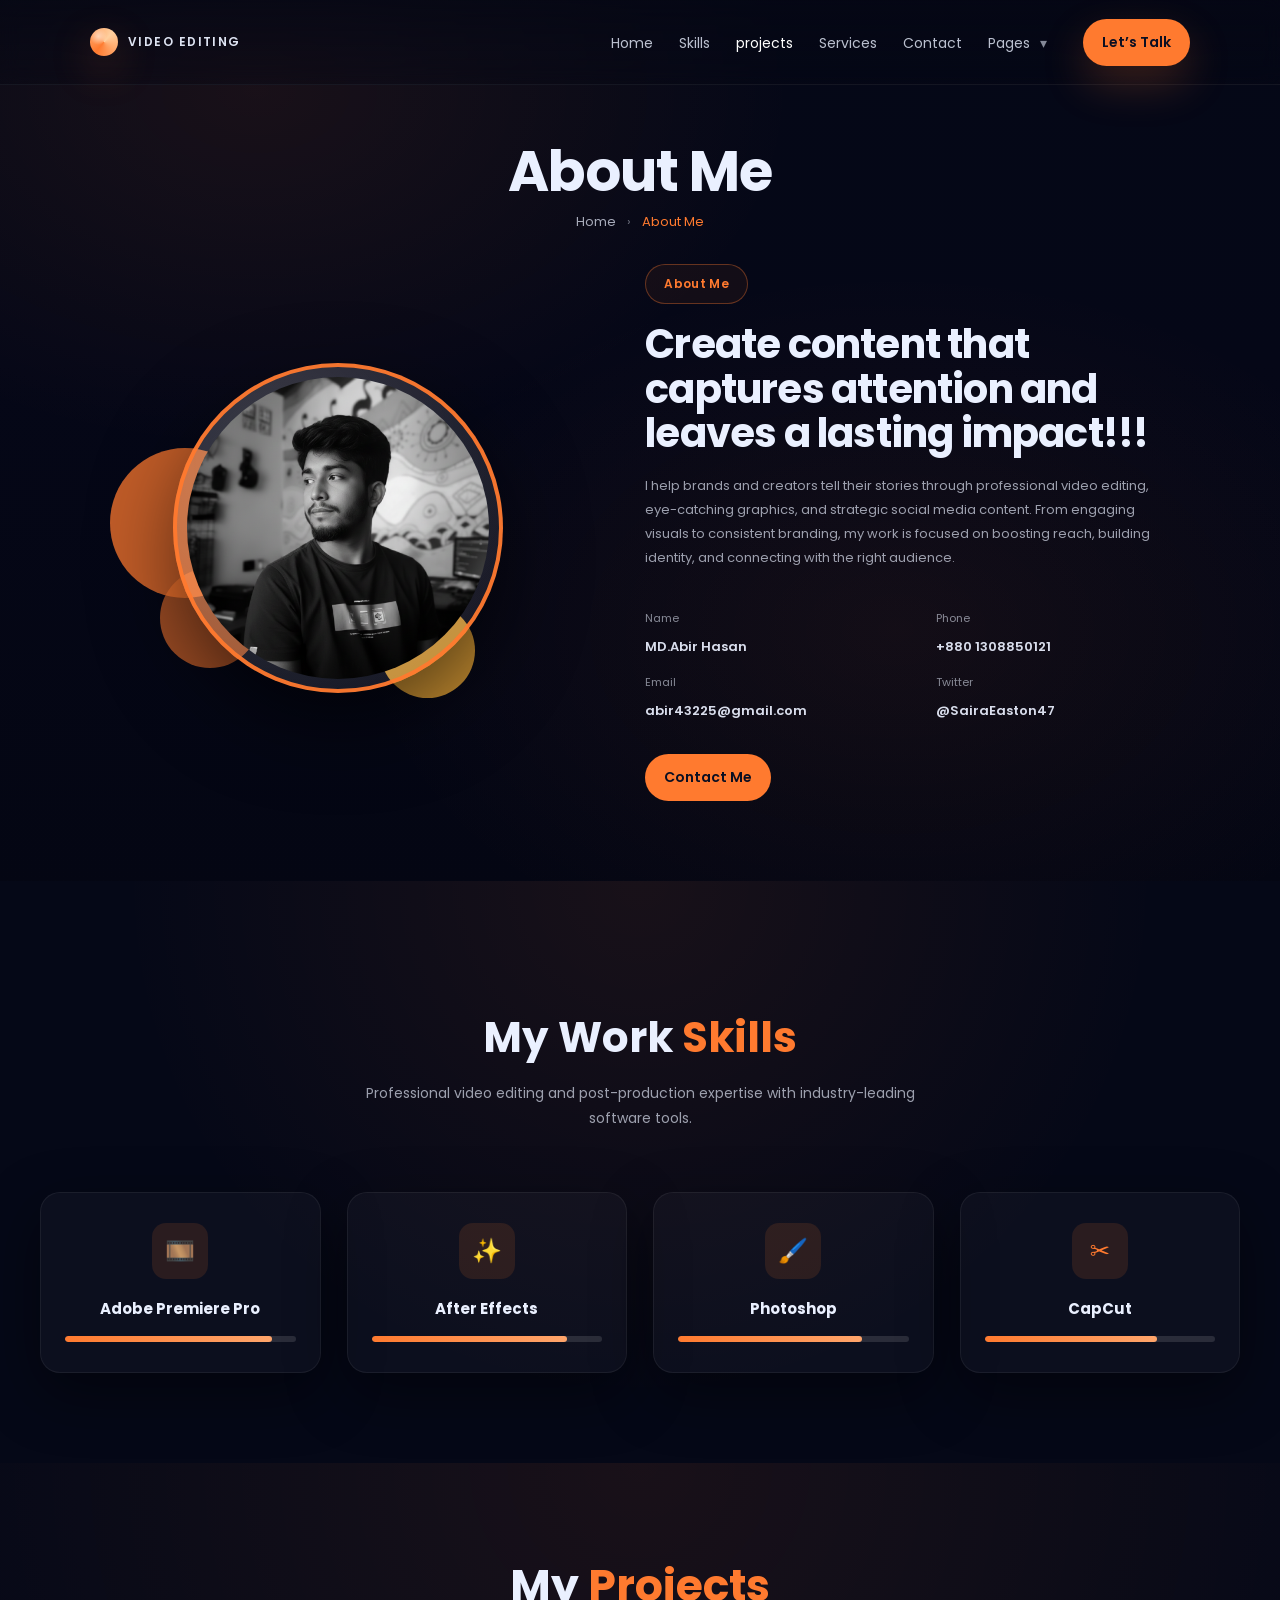
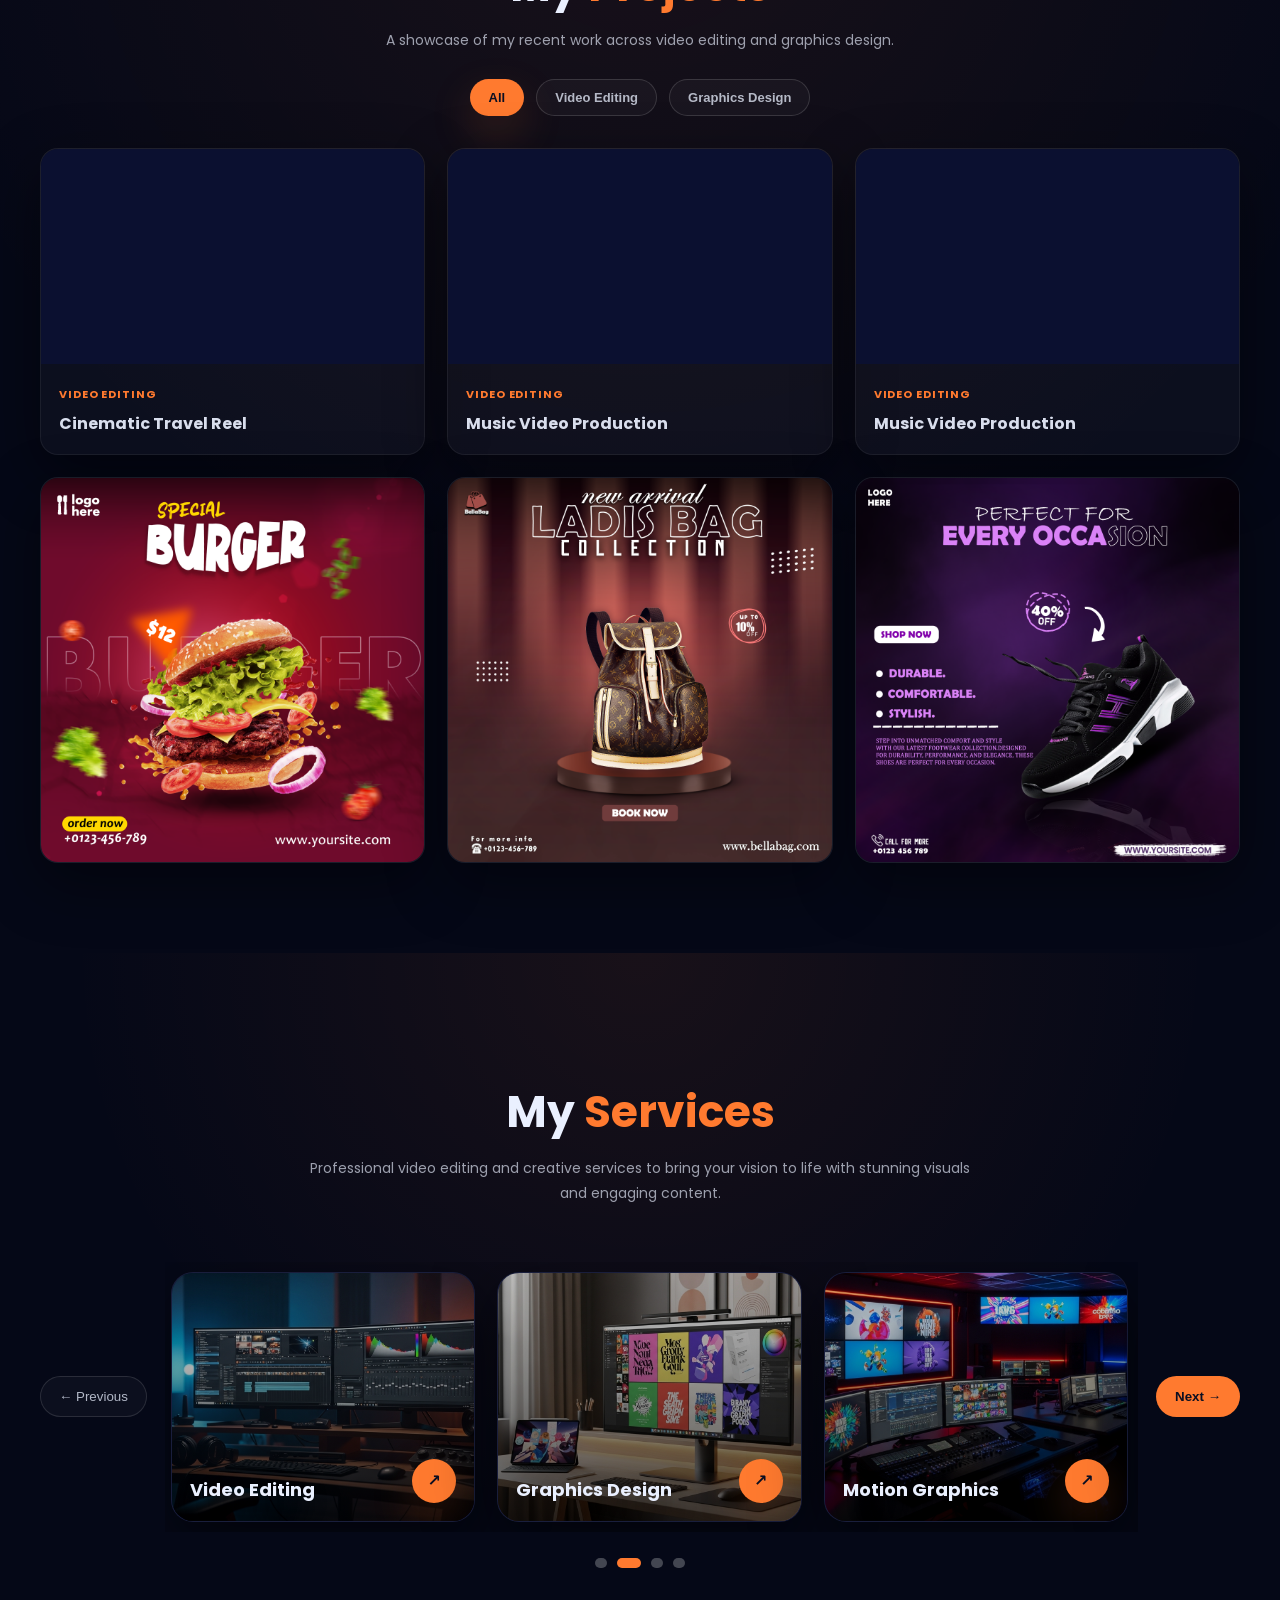
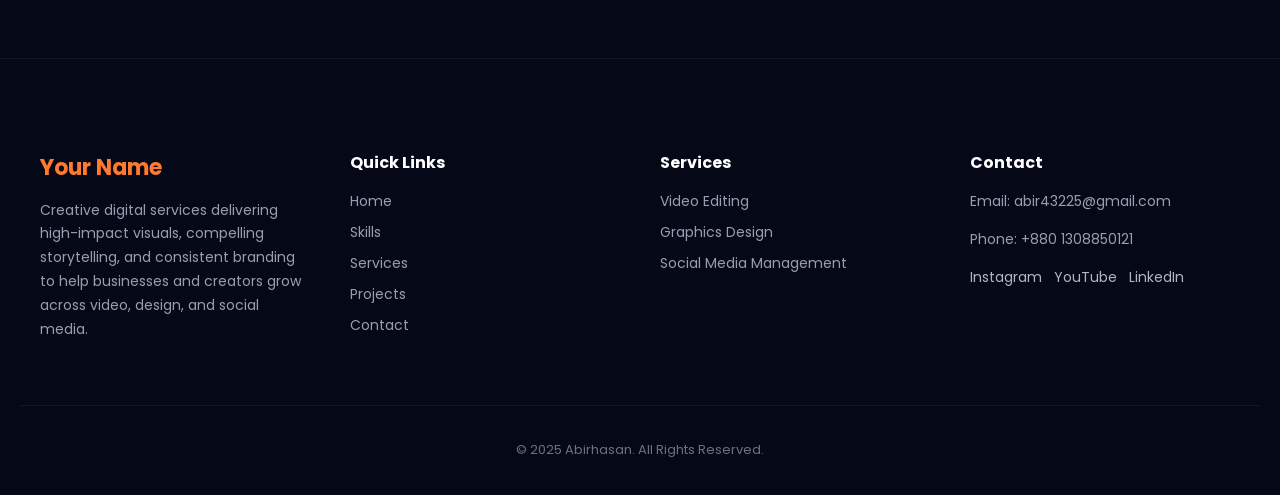
<file: index.html>
<!-- index.html (About Me Page) -->
<!DOCTYPE html>
<html lang="en">
<head>
  <meta charset="UTF-8" />
  <meta name="viewport" content="width=device-width, initial-scale=1.0" />
  <title>About Me | Portfolio</title>

  <!-- Font -->
  <link rel="preconnect" href="https://fonts.googleapis.com">
  <link rel="preconnect" href="https://fonts.gstatic.com" crossorigin>
  <link href="https://fonts.googleapis.com/css2?family=Poppins:wght@300;400;500;600;700;800&display=swap" rel="stylesheet">

  <link rel="stylesheet" href="style.css" />
</head>
<body>
  <!-- Top Navbar -->
  <header class="header">
    <nav class="nav container">
      <a class="brand" href="#">
        <span class="brand__mark"></span>
        <span class="brand__text">VIDEO EDITING</span>
      </a>

      <button class="nav__toggle" aria-label="Open menu" aria-expanded="false">
        <span></span><span></span><span></span>
      </button>

      <ul class="nav__links">
        <li><a class="nav__link" href="#">Home</a></li>
        <li><a class="nav__link" href="#skill">Skills</a></li>
          <li><a class="nav__link nav__link--active" href="#projects">projects</a></li>
        <li><a class="nav__link" href="#services">Services</a></li>
      
        <li><a class="nav__link" href="#">Contact</a></li>
        <li class="nav__dropdown">
          <button class="nav__link nav__dropbtn" type="button">
            Pages <span class="chev">▾</span>
          </button>
          <div class="nav__dropmenu">
            <a href="#">Blog</a>
            <a href="#">Pricing</a>
            <a href="#">FAQ</a>
          </div>
        </li>
      </ul>

      <a class="btn btn--pill btn--primary nav__cta" href="#">Let’s Talk</a>
    </nav>
  </header>

  <!-- Page -->
  <main class="page">
    <!-- Page Title -->
    <section class="page-title container">
      <h1>About Me</h1>
      <p class="crumbs">Home <span class="sep">›</span> <span class="active">About Me</span></p>
    </section>

    <!-- About Section -->
    <section class="about container">
      <!-- Left visual -->
      <div class="about__visual">
        <div class="blob blob--a"></div>
        <div class="blob blob--b"></div>

       <div class="portrait">
  <img src="profile pic.png" alt="My Portrait">
</div>

        <div class="blob blob--c"></div>
      </div>

      <!-- Right content -->
      <div class="about__content">
        <span class="chip">About Me</span>

        <h2>
          Create content that <br />
          captures attention and <br />
          leaves a lasting impact!!!
        </h2>

        <p class="lead">
          I help brands and creators tell their stories through professional video editing, eye-catching graphics,
          and strategic social media content. From engaging visuals to consistent branding, 
          my work is focused on boosting reach, building identity, and connecting with the right audience.
        </p>

        <div class="info-grid">
          <div class="info">
            <span class="label">Name</span>
            <span class="value">MD.Abir Hasan</span>
          </div> 
          <div class="info">
            <span class="label">Phone</span>
            <span class="value">+880 1308850121</span>
          </div>
          <div class="info">
            <span class="label">Email</span>
            <span class="value">abir43225@gmail.com</span>
          </div>
          <div class="info">
            <span class="label">Twitter</span>
            <span class="value">@SairaEaston47</span>
          </div>
        </div>

        <div class="actions">
          <a class="btn btn--pill btn--accent" href="#">Contact Me</a>

          
        </div>
      </div>
    </section>
    
  </main>
<!-- section 2 -->
<section class="skills-section" id="skill">
  <div class="skills-container">

    <div class="skills-header">
      <h2>My Work <span>Skills</span></h2>
      <p>
        Professional video editing and post-production expertise with
        industry-leading software tools.
      </p>
    </div>

    <div class="skills-grid">

      <div class="skill-card">
        <div class="skill-icon">
          🎞️
        </div>
        <h3>Adobe Premiere Pro</h3>
        <div class="progress">
          <span style="width: 90%"></span>
        </div>
      </div>

      <div class="skill-card">
        <div class="skill-icon">
          ✨
        </div>
        <h3>After Effects</h3>
        <div class="progress">
          <span style="width: 85%"></span>
        </div>
      </div>

      <div class="skill-card">
        <div class="skill-icon">
          🖌️
        </div>
        <h3>Photoshop</h3>
        <div class="progress">
          <span style="width: 80%"></span>
        </div>
      </div>

      <div class="skill-card">
        <div class="skill-icon">
          ✂️
        </div>
        <h3>CapCut</h3>
        <div class="progress">
          <span style="width: 75%"></span>
        </div>
      </div>

    </div>
  </div>
</section>
<!-- end of the section 2 end section2end -->
 <section class="projects-section" id="projects">
  <div class="projects-container">

    <div class="projects-header">
      <h2>My <span>Projects</span></h2>
      <p>A showcase of my recent work across video editing and graphics design.</p>
    </div>

    <div class="projects-filters" role="tablist" aria-label="Project filters">
      <button class="filter-btn is-active" data-filter="all" type="button">All</button>
      <button class="filter-btn" data-filter="video" type="button">Video Editing</button>
      <button class="filter-btn" data-filter="design" type="button">Graphics Design</button>
    </div>

    <div class="projects-grid" id="projectsGrid">

      <!-- VIDEO 1 -->
      <article class="project-card project-card--video" data-cat="video">
        <div class="video-wrap">
          <iframe
            src="https://www.youtube.com/embed/6aKVa9XXaTk?rel=0&modestbranding=1"
            title="YouTube video player"
            allow="accelerometer; clipboard-write; encrypted-media; gyroscope; picture-in-picture; web-share"
            allowfullscreen>
          </iframe>
        </div>
        <div class="project-meta">
          <span class="tag">VIDEO EDITING</span>
          <h3>Cinematic Travel Reel</h3>
        </div>
      </article>

      <!-- VIDEO 2 -->
      <article class="project-card project-card--video" data-cat="video">
        <div class="video-wrap">
          <iframe
            src="https://www.youtube.com/embed/-1CeS0FblNE?rel=0&modestbranding=1"
            title="YouTube video player"
            allow="accelerometer; clipboard-write; encrypted-media; gyroscope; picture-in-picture; web-share"
            allowfullscreen>
          </iframe>
        </div>
        <div class="project-meta">
          <span class="tag">VIDEO EDITING</span>
          <h3>Music Video Production</h3>
        </div>
      </article>

      <!-- VIDEO 3 (known embeddable) -->
      <article class="project-card project-card--video" data-cat="video">
        <div class="video-wrap">
          <iframe
            src="https://www.youtube.com/embed/9bZkp7q19f0?rel=0&modestbranding=1"
            title="Music Video Production"
            allow="accelerometer; clipboard-write; encrypted-media; gyroscope; picture-in-picture; web-share"
            allowfullscreen>
          </iframe>
        </div>
        <div class="project-meta">
          <span class="tag">VIDEO EDITING</span>
          <h3>Music Video Production</h3>
        </div>
      </article>

      <!-- GRAPHICS DESIGN (1:1 images, no text) -->
      <article class="project-card project-card--design" data-cat="design">
        <img src="assets/burger 2.png" alt="Graphics Design Work 1">
      </article>

      <article class="project-card project-card--design" data-cat="design">
        <img src="assets/bella bag.png" alt="Graphics Design Work 2">
      </article>

      <article class="project-card project-card--design" data-cat="design">
        <img src="assets/shoe 1.png" alt="Graphics Design Work 3">
      </article>

    </div>
  </div>
</section>
 <!-- end of the section 3 start -->
<section class="services-section" id="services">
  <div class="services-container">
    <div class="services-header">
      <h2>My <span>Services</span></h2>
      <p>
        Professional video editing and creative services to bring your vision to life
        with stunning visuals and engaging content.
      </p>
    </div>

    <div class="services-slider">
      <button class="nav-btn prev" type="button" aria-label="Previous">← Previous</button>

      <div class="services-track" id="servicesTrack">
        <!-- card 1 -->
        <article class="service-card">
          <img src="assets/service-1.jpg.jpeg" alt="Video Editing">
          <div class="service-overlay"></div>
          <div class="service-content">
            <h3>Video Editing</h3>
            <a class="service-arrow" href="#" aria-label="Open Video Editing">↗</a>
          </div>
        </article>

        <!-- card 2 -->
        <article class="service-card">
          <img src="assets/service-2.jpg.jpeg" alt="Graphics Design">
          <div class="service-overlay"></div>
          <div class="service-content">
            <h3>Graphics Design</h3>
            <a class="service-arrow" href="#" aria-label="Open Graphics Design">↗</a>
          </div>
        </article>

        <!-- card 3 -->
        <article class="service-card">
          <img src="assets/service-3.jpg.jpeg" alt="Motion Graphics">
          <div class="service-overlay"></div>
          <div class="service-content">
            <h3>Motion Graphics</h3>
            <a class="service-arrow" href="#" aria-label="Open Motion Graphics">↗</a>
          </div>
        </article><!-- card 3.1 -->
        <article class="service-card">
          <img src="assets/service 4.jpeg" alt="Motion Graphics">
          <div class="service-overlay"></div>
          <div class="service-content">
            <h3>Social Media Management</h3>
            <a class="service-arrow" href="#" aria-label="Open Motion Graphics">↗</a>
          </div>
        </article>
        <!-- card 4 -->
         <article class="service-card">
          <img src="assets/service-1.jpg.jpeg" alt="Motion Graphics">
          <div class="service-overlay"></div>
          <div class="service-content">
            <h3>Video Editing</h3>
            <a class="service-arrow" href="#" aria-label="Open Motion Graphics">↗</a>
          </div>
        </article>
         <!-- card 5 -->
         <article class="service-card">
          <img src="assets/service-2.jpg.jpeg" alt="Motion Graphics">
          <div class="service-overlay"></div>
          <div class="service-content">
            <h3>Graphics Design</h3>
            <a class="service-arrow" href="#" aria-label="Open Motion Graphics">↗</a>
          </div>
        </article><!-- card 6 -->
         <article class="service-card">
          <img src="assets/service-3.jpg.jpeg" alt="Motion Graphics">
          <div class="service-overlay"></div>
          <div class="service-content">
            <h3>Motion Graphics</h3>
            <a class="service-arrow" href="#" aria-label="Open Motion Graphics">↗</a>
          </div>
        </article></article><!-- card 3.1 -->
        <article class="service-card">
          <img src="assets/service 4.jpeg" alt="Motion Graphics">
          <div class="service-overlay"></div>
          <div class="service-content">
            <h3>Social Media Management</h3>
            <a class="service-arrow" href="#" aria-label="Open Motion Graphics">↗</a>
          </div>
        </article>
        <!-- (optional duplicates if you want infinite feel) -->
        <article class="service-card">
          <img src="assets/service-1.jpg.jpeg" alt="Video Editing">
          <div class="service-overlay"></div>
          <div class="service-content">
            <h3>Video Editing</h3>
            <a class="service-arrow" href="#" aria-label="Open Video Editing">↗</a>
          </div>
        </article>
      </div>

      <button class="nav-btn next" type="button" aria-label="Next">Next →</button>
    </div>

    <div class="services-dots" id="servicesDots" aria-label="Slider pagination">
      <button class="dot is-active" aria-label="Go to slide 1"></button>
      <button class="dot" aria-label="Go to slide 2"></button>
      <button class="dot" aria-label="Go to slide 3"></button>
      <button class="dot" aria-label="Go to slide 4"></button>
    </div>
  </div>
</section>
<footer class="footer">
  <div class="footer-container">

    <!-- Left -->
    <div class="footer-about">
      <h3>Your Name</h3>
      <p>
        Creative digital services delivering high-impact visuals,
        compelling storytelling, and consistent branding to help
        businesses and creators grow across video, design, and social media.
      </p>
    </div>

    <!-- Quick Links -->
    <div class="footer-links">
      <h4>Quick Links</h4>
      <ul>
        <li><a href="#home">Home</a></li>
        <li><a href="#skills">Skills</a></li>
        <li><a href="#services">Services</a></li>
        <li><a href="#projects">Projects</a></li>
        <li><a href="#contact">Contact</a></li>
      </ul>
    </div>

    <!-- Services -->
    <div class="footer-services">
      <h4>Services</h4>
      <ul>
        <li>Video Editing</li>
        <li>Graphics Design</li>
        <li>Social Media Management</li>
      </ul>
    </div>

    <!-- Contact -->
    <div class="footer-contact">
      <h4>Contact</h4>
      <p>Email: abir43225@gmail.com</p>
      <p>Phone: +880 1308850121</p>

      <div class="footer-social">
        <a href="#">Instagram</a>
        <a href="#">YouTube</a>
        <a href="#">LinkedIn</a>
      </div>
    </div>

  </div>

  <div class="footer-bottom">
    <p>© 2025 Abirhasan. All Rights Reserved.</p>
  </div>
</footer>

  <script src="script.js"></script>
</body>
</html>
</file>
<file: style.css>
/* style.css */
:root{
  --bg0:#070B1A;
  --bg1:#070A18;
  --text:#EAF0FF;
  --muted:rgba(234,240,255,.65);
  --muted2:rgba(234,240,255,.45);

  --accent:#FF7A2F;
  --accent2:#FF6A1F;

  --card:rgba(255,255,255,.03);
  --stroke:rgba(255,255,255,.08);

  --shadow: 0 30px 80px rgba(0,0,0,.5);
  --radius:18px;
}

*{ box-sizing:border-box; }
html,body{ height:100%; }
body{
  margin:0;
  font-family:"Poppins",system-ui,-apple-system,Segoe UI,Roboto,Arial,sans-serif;
  color:var(--text);
  background:
    radial-gradient(900px 600px at 20% 10%, rgba(255,122,47,.08), transparent 60%),
    radial-gradient(900px 600px at 70% 70%, rgba(255,122,47,.06), transparent 60%),
    linear-gradient(180deg, #050817 0%, #050717 40%, #040613 100%);
  overflow-x:hidden;
}

a{ color:inherit; text-decoration:none; }
img{ max-width:100%; display:block; }

.container{
  width:min(1100px, calc(100% - 48px));
  margin-inline:auto;
}

.header{
  position:sticky;
  top:0;
  z-index:50;
  backdrop-filter: blur(10px);
  background: linear-gradient(180deg, rgba(5,7,20,.75), rgba(5,7,20,.35));
  border-bottom: 1px solid rgba(255,255,255,.06);
}

.nav{
  height:84px;
  display:flex;
  align-items:center;
  gap:18px;
}

.brand{
  display:flex;
  align-items:center;
  gap:10px;
  min-width:190px;
}
.brand__mark{
  width:28px;height:28px;
  border-radius:50%;
  background:
    radial-gradient(12px 12px at 30% 30%, rgba(255,255,255,.5), transparent 70%),
    conic-gradient(from 220deg, var(--accent), #ffd09f, var(--accent));
  box-shadow: 0 14px 40px rgba(255,122,47,.25);
}
.brand__text{
  letter-spacing:.12em;
  font-weight:600;
  font-size:12px;
  opacity:.95;
}

.nav__toggle{
  display:none;
  margin-left:auto;
  width:44px;height:40px;
  border:1px solid rgba(255,255,255,.1);
  background:rgba(255,255,255,.03);
  border-radius:12px;
  cursor:pointer;
}
.nav__toggle span{
  display:block;
  height:2px;
  width:18px;
  margin:5px auto;
  background:rgba(255,255,255,.85);
  border-radius:999px;
}

.nav__links{
  list-style:none;
  display:flex;
  align-items:center;
  gap:26px;
  margin:0;
  padding:0;
  margin-left:auto;
}
.nav__link{
  font-size:14px;
  color:rgba(234,240,255,.8);
  transition:.25s ease;
}
.nav__link:hover{ color:#fff; }
.nav__link--active{ color:#fff; }

.nav__dropdown{ position:relative; }
.nav__dropbtn{
  border:0;
  background:transparent;
  padding:0;
  cursor:pointer;
  font-family:inherit;
}
.chev{ opacity:.7; margin-left:6px; }

.nav__dropmenu{
  position:absolute;
  top:38px;
  right:0;
  min-width:160px;
  padding:10px;
  border-radius:14px;
  background: rgba(8,12,28,.9);
  border:1px solid rgba(255,255,255,.08);
  box-shadow: var(--shadow);
  display:none;
}
.nav__dropmenu a{
  display:block;
  padding:10px 10px;
  border-radius:10px;
  color:rgba(234,240,255,.85);
  font-size:14px;
}
.nav__dropmenu a:hover{ background: rgba(255,255,255,.06); color:#fff; }
.nav__dropdown:hover .nav__dropmenu{ display:block; }

.btn{
  display:inline-flex;
  align-items:center;
  justify-content:center;
  gap:10px;
  padding:12px 18px;
  border-radius:999px;
  font-weight:600;
  font-size:14px;
  border:1px solid transparent;
  transition: .25s ease;
  user-select:none;
}
.btn--pill{ border-radius:999px; }
.btn--primary{
  background: var(--accent);
  color:#0b0f22;
  box-shadow: 0 18px 44px rgba(255,122,47,.22);
}
.btn--primary:hover{ transform: translateY(-1px); filter:brightness(1.03); }

.nav__cta{ margin-left:18px; }

/* Page title */
.page{
  padding-bottom:80px;
}
.page-title{
  text-align:center;
  padding:58px 0 10px;
}
.page-title h1{
  margin:0;
  font-size:56px;
  letter-spacing:-.02em;
  line-height:1.05;
}
.crumbs{
  margin:10px 0 0;
  font-size:13px;
  color:rgba(234,240,255,.7);
}
.crumbs .sep{ opacity:.6; padding:0 8px; }
.crumbs .active{ color: var(--accent); }

/* About section layout */
.about{
  display:grid;
  grid-template-columns: 1fr 1.1fr;
  gap:60px;
  align-items:center;
  padding-top:12px;
}

.about__visual{
  position:relative;
  min-height:420px;
  display:grid;
  place-items:center;
}

.portrait{
  width:330px;
  aspect-ratio:1/1;
  border-radius:50%;
  padding:10px;
  background: radial-gradient(circle at 30% 30%, rgba(255,255,255,.22), rgba(255,255,255,.04));
  border: 4px solid rgba(255,122,47,.95);
  box-shadow: 0 30px 80px rgba(0,0,0,.55);
  position:relative;
  z-index:3;
}
.portrait img{
  width: 100%;
  height:100%;
  object-fit:cover;
  border-radius:50%;
}

/* Decorative blobs (circles) */
.blob{
  position:absolute;
  border-radius:50%;
  filter: blur(0px);
  opacity:1;
  z-index:1;
}
.blob--a{
  width:150px;height:150px;
  background: rgba(255,122,47,.75);
  left:20px;
  top:130px;
}
.blob--b{
  width:100px;height:100px;
  background: rgba(255,122,47,.6);
  left:70px;
  top:250px;
}
.blob--c{
  width:95px;height:95px;
  background: rgba(214,154,52,.9);
  right:110px;
  bottom:40px;
  z-index:2;
}

/* Right side content */
.about__content{
  position:relative;
  padding-top:10px;
}

.chip{
  display:inline-flex;
  align-items:center;
  justify-content:center;
  padding:10px 18px;
  border-radius:999px;
  color: var(--accent);
  border:1px solid rgba(255,122,47,.35);
  background: rgba(255,122,47,.06);
  font-size:12px;
  font-weight:600;
  letter-spacing:.03em;
  margin-bottom:18px;
}

.about__content h2{
  margin:0 0 18px;
  font-size:40px;
  line-height:1.12;
  letter-spacing:-.02em;
}
.lead{
  margin:0 0 26px;
  color:var(--muted);
  font-size:13px;
  line-height:1.85;
  max-width:520px;
}

.info-grid{
  display:grid;
  grid-template-columns: 1fr 1fr;
  gap:16px 36px;
  padding:14px 0 24px;
}
.info .label{
  display:block;
  font-size:11px;
  color:rgba(234,240,255,.55);
  margin-bottom:6px;
}
.info .value{
  font-size:13px;
  font-weight:600;
  color:rgba(234,240,255,.92);
}

.actions{
  display:flex;
  gap:14px;
  flex-wrap:wrap;
  padding-top:8px;
}

.btn--accent{
  background: var(--accent);
  color:#0b0f22;
}
.btn--accent:hover{ transform: translateY(-1px); }

.btn--outline{
  background: transparent;
  border:1px solid rgba(255,122,47,.55);
  color: rgba(255,122,47,.95);
}
.btn--outline:hover{
  background: rgba(255,122,47,.08);
  transform: translateY(-1px);
}
.dl{
  font-size:16px;
  line-height:1;
}

/* Responsive */
@media (max-width: 980px){
  .page-title h1{ font-size:46px; }
  .about{ grid-template-columns: 1fr; gap:36px; }
  .about__visual{ order:2; min-height:380px; }
  .about__content{ order:1; text-align:left; }
}

@media (max-width: 860px){
  .nav__toggle{ display:block; }
  .nav__links{
    position:fixed;
    left:16px; right:16px;
    top:92px;
    background: rgba(8,12,28,.92);
    border:1px solid rgba(255,255,255,.08);
    border-radius:18px;
    padding:14px;
    display:none;
    flex-direction:column;
    align-items:stretch;
    gap:8px;
    box-shadow: var(--shadow);
  }
  .nav__links.is-open{ display:flex; }
  .nav__link, .nav__dropbtn{
    display:flex;
    justify-content:space-between;
    padding:12px 12px;
    background: rgba(255,255,255,.03);
    border:1px solid rgba(255,255,255,.06);
    border-radius:14px;
  }
  .nav__dropdown:hover .nav__dropmenu{ display:none; } /* hover not great on mobile */
  .nav__dropmenu{
    position:static;
    display:none;
    margin-top:8px;
    box-shadow:none;
    background: rgba(255,255,255,.02);
  }
  .nav__dropdown.is-open .nav__dropmenu{ display:block; }
  .nav__cta{ display:none; } /* matches cleaner mobile header */
}

@media (max-width: 520px){
  .page-title h1{ font-size:38px; }
  .about__content h2{ font-size:30px; }
  .portrait{ width:270px; }
  .blob--a{ left:0; }
  .blob--c{ right:40px; }
  .info-grid{ grid-template-columns: 1fr; gap:14px; }
}
.skills-section {
  padding: 90px 20px;
  background: radial-gradient(
      circle at top,
      rgba(255, 122, 47, 0.08),
      transparent 60%
    ),
    #050817;
  color: #eaf0ff;
}

.skills-container {
  max-width: 1200px;
  margin: auto;
  text-align: center;
}

.skills-header h2 {
  font-size: 42px;
  margin-bottom: 12px;
}

.skills-header h2 span {
  color: #ff7a2f;
}

.skills-header p {
  color: rgba(234, 240, 255, 0.65);
  max-width: 600px;
  margin: auto;
  font-size: 14px;
  line-height: 1.8;
}

.skills-grid {
  margin-top: 60px;
  display: grid;
  grid-template-columns: repeat(auto-fit, minmax(240px, 1fr));
  gap: 26px;
}

.skill-card {
  background: rgba(255, 255, 255, 0.03);
  border-radius: 20px;
  padding: 30px 24px;
  border: 1px solid rgba(255, 255, 255, 0.06);
  box-shadow: 0 20px 60px rgba(0, 0, 0, 0.45);
  transition: transform 0.3s ease;
}

.skill-card:hover {
  transform: translateY(-6px);
}

.skill-icon {
  width: 56px;
  height: 56px;
  margin: 0 auto 18px;
  display: grid;
  place-items: center;
  border-radius: 14px;
  background: rgba(255, 122, 47, 0.12);
  color: #ff7a2f;
  font-size: 24px;
}

.skill-card h3 {
  font-size: 15px;
  margin-bottom: 16px;
}

.progress {
  width: 100%;
  height: 6px;
  background: rgba(255, 255, 255, 0.12);
  border-radius: 999px;
  overflow: hidden;
}

.progress span {
  display: block;
  height: 100%;
  background: linear-gradient(90deg, #ff7a2f, #ffa56b);
  border-radius: 999px;
}
.services-section{
  padding: 90px 20px;
  background: radial-gradient(circle at top, rgba(255,122,47,.08), transparent 60%), #050817;
  color:#eaf0ff;
}

.services-container{
  max-width:1200px;
  margin:auto;
  text-align:center;
}

.services-header h2{
  font-size:44px;
  margin-bottom:12px;
}
.services-header h2 span{ color:#ff7a2f; }

.services-header p{
  max-width:680px;
  margin:0 auto;
  font-size:14px;
  color:rgba(234,240,255,.65);
  line-height:1.8;
}

.services-slider{
  margin-top:55px;
  display:grid;
  grid-template-columns:auto 1fr auto;
  align-items:center;
  gap:18px;
}

.nav-btn{
  border:1px solid rgba(255,255,255,.12);
  background:rgba(255,255,255,.03);
  color:rgba(234,240,255,.75);
  padding:12px 18px;
  border-radius:999px;
  cursor:pointer;
  transition:.25s ease;
}
.nav-btn:hover{
  background:rgba(255,122,47,.10);
  border-color:rgba(255,122,47,.35);
  color:#fff;
}
.nav-btn.next{
  background:#ff7a2f;
  border-color:transparent;
  color:#0b0f22;
  font-weight:700;
}
.nav-btn.next:hover{ filter:brightness(1.05); }

.services-track{
  display:flex;
  gap:22px;
  overflow:hidden;
  scroll-behavior:smooth;
  padding: 10px 6px;
}

.service-card{
  flex: 0 0 calc(33.333% - 16px);
  height: 250px;
  border-radius:22px;
  overflow:hidden;
  position:relative;
  border:1px solid rgba(255,255,255,.06);
  box-shadow: 0 22px 65px rgba(0,0,0,.55);
  background:#0b1030;
}

.service-card img{
  width:100%;
  height:100%;
  object-fit:cover;
  transform:scale(1.02);
  transition: transform .35s ease;
}

.service-card:hover img{ transform:scale(1.08); }

.service-overlay{
  position:absolute;
  inset:0;
  background: linear-gradient(180deg, rgba(0,0,0,.1), rgba(0,0,0,.65));
}

.service-content{
  position:absolute;
  inset:auto 0 0 0;
  padding:18px 18px;
  display:flex;
  align-items:flex-end;
  justify-content:space-between;
  gap:12px;
}

.service-content h3{
  margin:0;
  font-size:18px;
  font-weight:700;
  text-shadow: 0 10px 25px rgba(0,0,0,.5);
}

.service-arrow{
  width:44px;
  height:44px;
  border-radius:50%;
  display:grid;
  place-items:center;
  background:#ff7a2f;
  color:#0b0f22;
  font-weight:900;
  box-shadow: 0 16px 44px rgba(255,122,47,.22);
  transition:.25s ease;
}
.service-arrow:hover{ transform: translateY(-2px) scale(1.02); }

.services-dots{
  margin-top:26px;
  display:flex;
  justify-content:center;
  gap:10px;
}
.dot{
  width:10px;
  height:10px;
  border-radius:999px;
  border:none;
  cursor:pointer;
  background: rgba(255,255,255,.25);
  transition:.25s ease;
}
.dot.is-active{
  width:24px;
  background:#ff7a2f;
}

/* Responsive */
@media (max-width: 980px){
  .service-card{ flex: 0 0 calc(50% - 12px); }
  .services-slider{ grid-template-columns: 1fr; gap:14px; }
  .nav-btn{ justify-self:center; width:max-content; }
  .services-track{ order:1; }
}
@media (max-width: 560px){
  .service-card{ flex: 0 0 92%; }
  .services-header h2{ font-size:34px; }
}
/* ====== MODAL STYLES (add to style.css) ====== */
body.modal-open { overflow: hidden; }

.service-modal{
  position: fixed;
  inset: 0;
  z-index: 200;
  display: none;
}

.service-modal.is-open{ display: block; }

.service-modal__backdrop{
  position:absolute;
  inset:0;
  background: rgba(0,0,0,.65);
  backdrop-filter: blur(6px);
}

.service-modal__panel{
  position: relative;
  width: min(920px, calc(100% - 32px));
  margin: 70px auto;
  border-radius: 22px;
  overflow: hidden;
  border: 1px solid rgba(255,255,255,.10);
  background: rgba(8,12,28,.94);
  box-shadow: 0 30px 90px rgba(0,0,0,.6);

  display: grid;
  grid-template-columns: 1.05fr .95fr;
  min-height: 420px;
}

.service-modal__close{
  position:absolute;
  top:14px;
  right:14px;
  width:42px;
  height:42px;
  border-radius: 50%;
  border: 1px solid rgba(255,255,255,.12);
  background: rgba(255,255,255,.04);
  color: rgba(234,240,255,.9);
  cursor:pointer;
  z-index: 3;
}
.service-modal__close:hover{
  background: rgba(255,122,47,.10);
  border-color: rgba(255,122,47,.35);
}

.service-modal__media{
  position:relative;
  background:#0b1030;
}
.service-modal__media::after{
  content:"";
  position:absolute;
  inset:0;
  background: linear-gradient(180deg, rgba(0,0,0,.05), rgba(0,0,0,.55));
  pointer-events:none;
}
.service-modal__img{
  width:100%;
  height:100%;
  object-fit: cover;
  display:block;
}

.service-modal__body{
  padding: 28px 26px;
  text-align: left;
}

.service-modal__title{
  margin: 0 0 12px;
  font-size: 26px;
  letter-spacing: -.02em;
}
.service-modal__text{
  margin: 0 0 18px;
  color: rgba(234,240,255,.65);
  font-size: 14px;
  line-height: 1.85;
}

.service-modal__actions{
  display:flex;
  gap:12px;
  flex-wrap: wrap;
  margin-top: 10px;
}

.service-modal__btn{
  padding: 12px 18px;
  border-radius: 999px;
  border: 1px solid transparent;
  font-weight: 700;
  font-size: 14px;
  cursor: pointer;
  text-decoration:none;
  display:inline-flex;
  align-items:center;
  justify-content:center;
}

.service-modal__btn--primary{
  background:#ff7a2f;
  color:#0b0f22;
  box-shadow: 0 18px 44px rgba(255,122,47,.22);
}
.service-modal__btn--primary:hover{ filter:brightness(1.05); }

.service-modal__btn--ghost{
  background: transparent;
  border: 1px solid rgba(255,122,47,.45);
  color: rgba(255,122,47,.95);
}
.service-modal__btn--ghost:hover{ background: rgba(255,122,47,.08); }

@media (max-width: 820px){
  .service-modal__panel{
    grid-template-columns: 1fr;
    margin: 24px auto;
    min-height: unset;
  }
  .service-modal__media{ height: 260px; }
}
.projects-section{
  padding: 90px 20px;
  background: radial-gradient(circle at top, rgba(255,122,47,.08), transparent 60%), #050817;
  color:#eaf0ff;
}

.projects-container{
  max-width: 1200px;
  margin: auto;
  text-align: center;
}

.projects-header h2{
  font-size: 44px;
  margin: 0 0 10px;
}
.projects-header h2 span{ color:#ff7a2f; }

.projects-header p{
  margin: 0 auto;
  max-width: 760px;
  font-size: 14px;
  color: rgba(234,240,255,.65);
  line-height: 1.8;
}

/* Filter Pills */
.projects-filters{
  margin-top: 26px;
  display:flex;
  flex-wrap: wrap;
  justify-content: center;
  gap: 12px;
}

.filter-btn{
  padding: 10px 18px;
  border-radius: 999px;
  border: 1px solid rgba(255,255,255,.14);
  background: rgba(255,255,255,.03);
  color: rgba(234,240,255,.75);
  cursor: pointer;
  transition: .25s ease;
  font-weight: 600;
  font-size: 13px;
}

.filter-btn:hover{
  border-color: rgba(255,122,47,.45);
  background: rgba(255,122,47,.08);
  color:#fff;
}

.filter-btn.is-active{
  background: #ff7a2f;
  border-color: transparent;
  color:#0b0f22;
  box-shadow: 0 18px 44px rgba(255,122,47,.18);
}

/* Grid */
.projects-grid{
  margin-top: 32px;
  display:grid;
  grid-template-columns: repeat(3, minmax(0, 1fr));
  gap: 22px;
  align-items: start;
}

/* Base card */
.project-card{
  border-radius: 18px;
  overflow:hidden;
  border: 1px solid rgba(255,255,255,.06);
  background: rgba(255,255,255,.03);
  box-shadow: 0 20px 60px rgba(0,0,0,.45);
  transition: transform .25s ease;
}

.project-card:hover{ transform: translateY(-4px); }

/* Video Card */
.project-card--video .video-wrap{
  position: relative;
  width: 100%;
  aspect-ratio: 16/9;
  background:#0b1030;
}

.project-card--video iframe{
  position:absolute;
  inset:0;
  width:100%;
  height:100%;
  border:0;
}

/* Video meta like UI */
.project-meta{
  padding: 16px 18px 18px;
  text-align:left;
}

.project-meta .tag{
  display:inline-block;
  font-size: 11px;
  font-weight: 700;
  letter-spacing: .08em;
  color: #ff7a2f;
  margin-bottom: 8px;
}

.project-meta h3{
  margin:0;
  font-size: 16px;
  font-weight: 700;
  color: rgba(234,240,255,.92);
}

/* Graphics Design Card (1:1 ratio, no text) */
.project-card--design{
  padding: 0;
  background: rgba(255,255,255,.03);
}

.project-card--design img{
  width:100%;
  height:100%;
  display:block;
  object-fit: cover;
  aspect-ratio: 1 / 1; /* 1:1 ratio */
}

/* Hide animation for filtered items */
.project-card.is-hidden{
  display:none;
}

/* Responsive */
@media (max-width: 980px){
  .projects-grid{ grid-template-columns: 1fr; }
}
@media (max-width: 560px){
  .projects-header h2{ font-size: 34px; }
}

.video-wrap{
  position: relative;
  width: 100%;
  aspect-ratio: 16 / 9;
  background: #000;
  overflow: hidden;
}

.video-wrap iframe{
  position: absolute;
  inset: 0;
  width: 100%;
  height: 100%;
  border: 0;

}


.footer {
  background: #050817;
  padding: 70px 20px 20px;
  color: #eaf0ff;
  border-top: 1px solid rgba(255,255,255,.06);
}

.footer-container {
  max-width: 1200px;
  margin: auto;
  display: grid;
  grid-template-columns: repeat(auto-fit, minmax(220px, 1fr));
  gap: 40px;
}

.footer h3 {
  font-size: 22px;
  margin-bottom: 15px;
  color: #ff7a2f;
}

.footer h4 {
  font-size: 16px;
  margin-bottom: 15px;
  color: #ffffff;
}

.footer p {
  font-size: 14px;
  color: rgba(234,240,255,.65);
  line-height: 1.7;
}

.footer ul {
  list-style: none;
  padding: 0;
}

.footer ul li {
  margin-bottom: 10px;
  font-size: 14px;
  color: rgba(234,240,255,.65);
}

.footer ul li a {
  text-decoration: none;
  color: rgba(234,240,255,.65);
  transition: 0.3s ease;
}

.footer ul li a:hover {
  color: #ff7a2f;
}

.footer-social {
  margin-top: 15px;
  display: flex;
  gap: 12px;
}

.footer-social a {
  font-size: 14px;
  text-decoration: none;
  color: rgba(234,240,255,.75);
  transition: 0.3s ease;
}

.footer-social a:hover {
  color: #ff7a2f;
}

.footer-bottom {
  text-align: center;
  margin-top: 50px;
  padding-top: 20px;
  border-top: 1px solid rgba(255,255,255,.06);
}

.footer-bottom p {
  font-size: 13px;
  color: rgba(234,240,255,.45);
}
</file>
